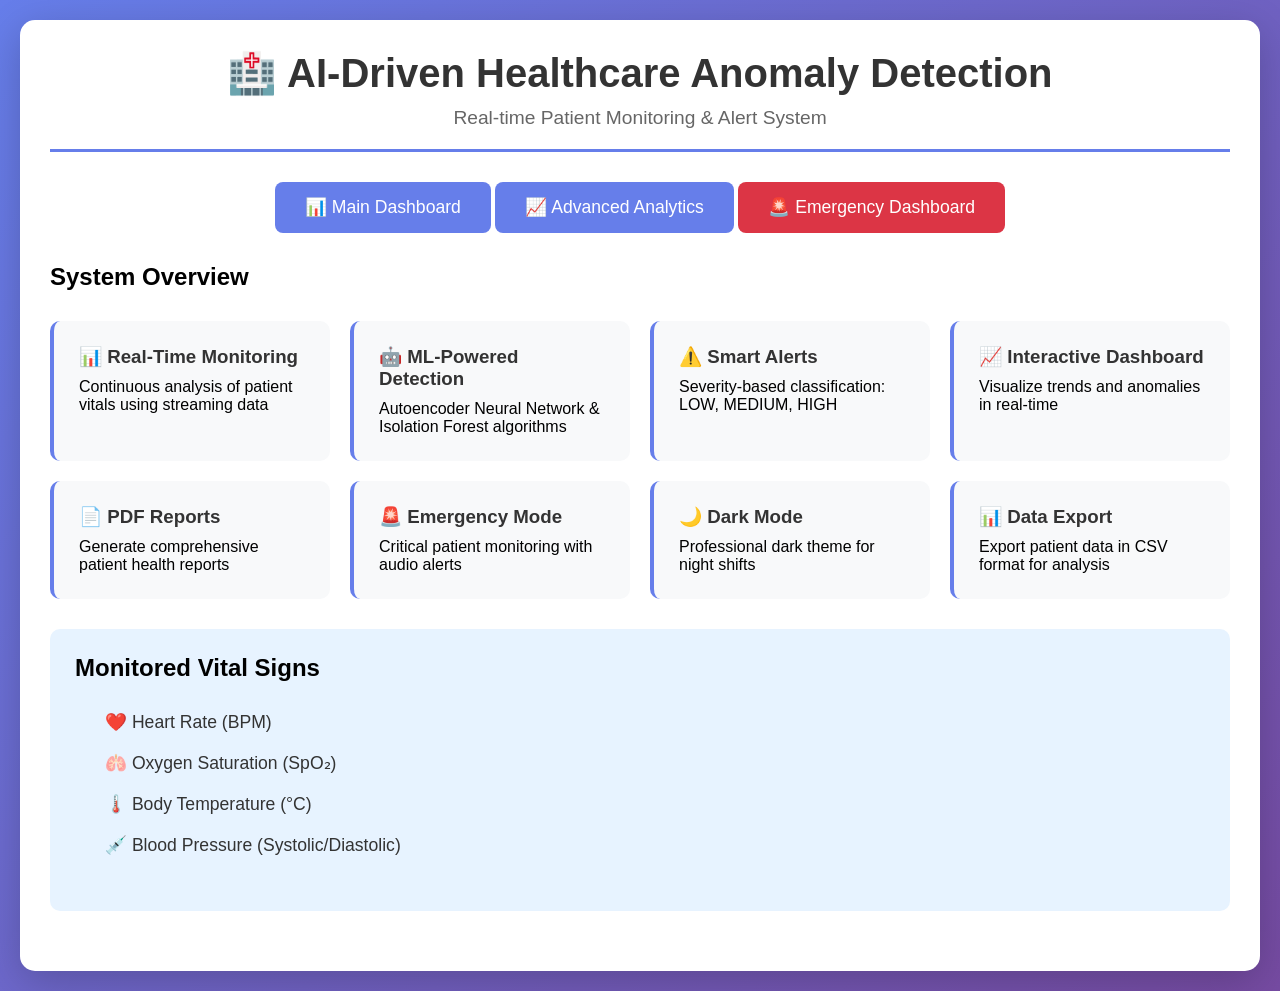
<file: frontend/index.html>
<!DOCTYPE html>
<html lang="en">
<head>
    <meta charset="UTF-8">
    <meta name="viewport" content="width=device-width, initial-scale=1.0">
    <title>Healthcare Anomaly Detection System</title>
    <link rel="stylesheet" href="css/style.css">
</head>
<body>
    <div class="container">
        <header>
            <h1>🏥 AI-Driven Healthcare Anomaly Detection</h1>
            <p>Real-time Patient Monitoring & Alert System</p>
        </header>
        
        <nav>
            <a href="dashboard.html" class="btn-primary">📊 Main Dashboard</a>
            <a href="analytics.html" class="btn-primary">📈 Advanced Analytics</a>
            <a href="emergency.html" class="btn-primary" style="background: #dc3545;">🚨 Emergency Dashboard</a>
        </nav>
        
        <section class="hero">
            <h2>System Overview</h2>
            <div class="features">
                <div class="feature-card">
                    <h3>📊 Real-Time Monitoring</h3>
                    <p>Continuous analysis of patient vitals using streaming data</p>
                </div>
                <div class="feature-card">
                    <h3>🤖 ML-Powered Detection</h3>
                    <p>Autoencoder Neural Network & Isolation Forest algorithms</p>
                </div>
                <div class="feature-card">
                    <h3>⚠️ Smart Alerts</h3>
                    <p>Severity-based classification: LOW, MEDIUM, HIGH</p>
                </div>
                <div class="feature-card">
                    <h3>📈 Interactive Dashboard</h3>
                    <p>Visualize trends and anomalies in real-time</p>
                </div>
                <div class="feature-card">
                    <h3>📄 PDF Reports</h3>
                    <p>Generate comprehensive patient health reports</p>
                </div>
                <div class="feature-card">
                    <h3>🚨 Emergency Mode</h3>
                    <p>Critical patient monitoring with audio alerts</p>
                </div>
                <div class="feature-card">
                    <h3>🌙 Dark Mode</h3>
                    <p>Professional dark theme for night shifts</p>
                </div>
                <div class="feature-card">
                    <h3>📊 Data Export</h3>
                    <p>Export patient data in CSV format for analysis</p>
                </div>
            </div>
        </section>
        
        <section class="info">
            <h2>Monitored Vital Signs</h2>
            <ul>
                <li>❤️ Heart Rate (BPM)</li>
                <li>🫁 Oxygen Saturation (SpO₂)</li>
                <li>🌡️ Body Temperature (°C)</li>
                <li>💉 Blood Pressure (Systolic/Diastolic)</li>
            </ul>
        </section>
    </div>
</body>
</html>
</file>
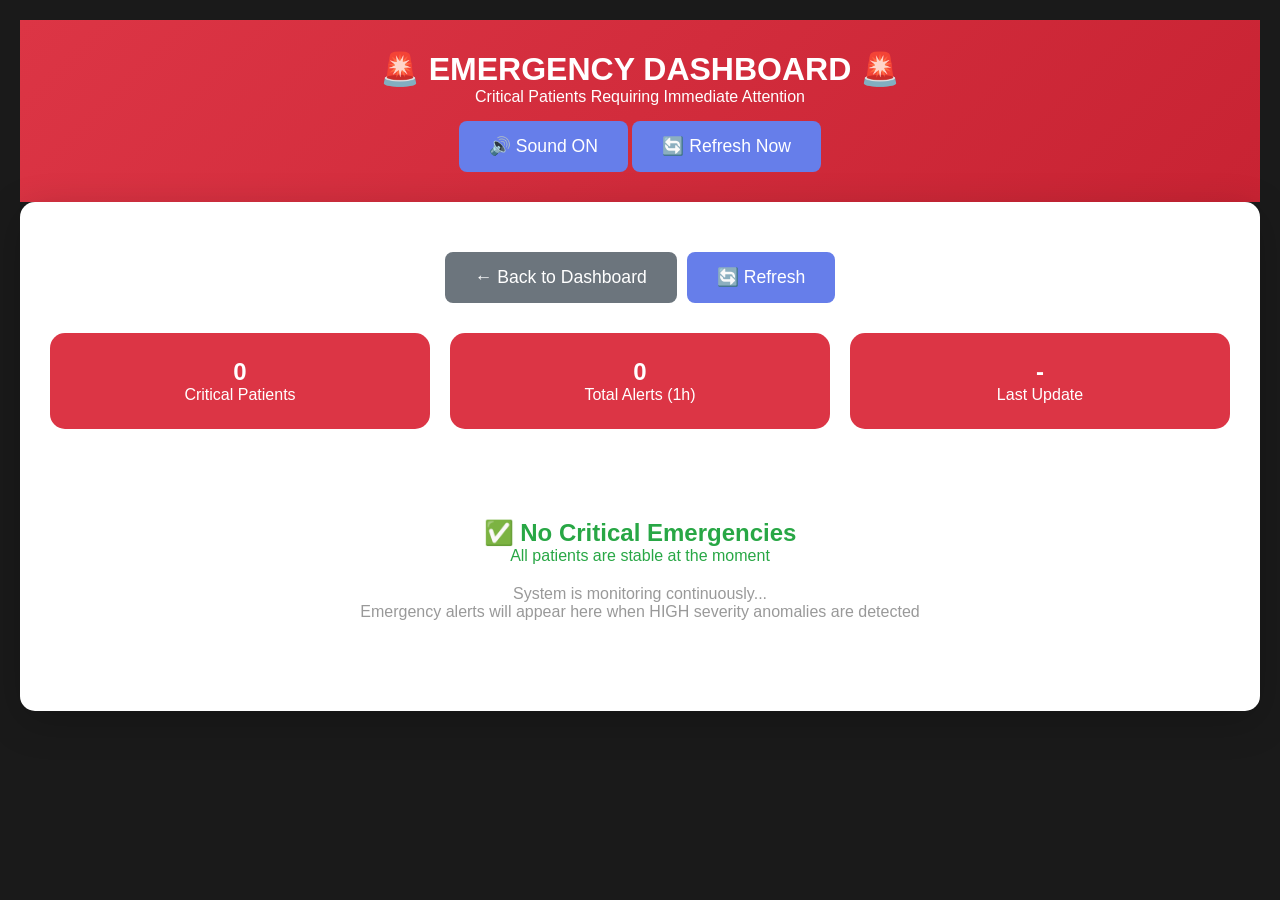
<file: frontend/emergency.html>
<!DOCTYPE html>
<html lang="en">
<head>
    <meta charset="UTF-8">
    <meta name="viewport" content="width=device-width, initial-scale=1.0">
    <title>🚨 Emergency Dashboard</title>
    <link rel="stylesheet" href="css/style.css">
    <style>
        body {
            background: #1a1a1a;
            color: white;
        }
        .emergency-header {
            background: linear-gradient(135deg, #dc3545 0%, #c82333 100%);
            padding: 30px;
            text-align: center;
            animation: pulse 2s infinite;
        }
        @keyframes pulse {
            0%, 100% { opacity: 1; }
            50% { opacity: 0.8; }
        }
        .critical-patient-card {
            background: #2d2d2d;
            border-left: 5px solid #dc3545;
            padding: 20px;
            margin: 15px 0;
            border-radius: 10px;
            animation: slideIn 0.5s;
        }
        @keyframes slideIn {
            from { transform: translateX(-100%); opacity: 0; }
            to { transform: translateX(0); opacity: 1; }
        }
        .alert-count {
            background: #dc3545;
            color: white;
            padding: 5px 15px;
            border-radius: 20px;
            font-weight: bold;
        }
        .emergency-stats {
            display: grid;
            grid-template-columns: repeat(auto-fit, minmax(200px, 1fr));
            gap: 20px;
            margin: 30px 0;
        }
        .emergency-stat-card {
            background: #dc3545;
            padding: 25px;
            border-radius: 15px;
            text-align: center;
        }
    </style>
</head>
<body>
    <div class="emergency-header">
        <h1>🚨 EMERGENCY DASHBOARD 🚨</h1>
        <p>Critical Patients Requiring Immediate Attention</p>
        <div style="margin-top: 15px;">
            <button onclick="toggleSound()" id="soundBtn" class="btn-primary">🔊 Sound ON</button>
            <button onclick="location.reload()" class="btn-primary">🔄 Refresh Now</button>
        </div>
    </div>
    
    <div class="container">
        <div class="header-actions" style="justify-content: center; margin: 20px 0;">
            <a href="dashboard.html" class="btn-secondary">← Back to Dashboard</a>
            <button onclick="location.reload()" class="btn-primary">🔄 Refresh</button>
        </div>
        
        <div class="emergency-stats">
            <div class="emergency-stat-card">
                <h2 id="criticalCount">0</h2>
                <p>Critical Patients</p>
            </div>
            <div class="emergency-stat-card">
                <h2 id="totalAlerts">0</h2>
                <p>Total Alerts (1h)</p>
            </div>
            <div class="emergency-stat-card">
                <h2 id="lastUpdate">-</h2>
                <p>Last Update</p>
            </div>
        </div>
        
        <div id="criticalPatientsList"></div>
        
        <div id="noEmergency" class="hidden" style="text-align: center; padding: 60px; color: #28a745;">
            <h2>✅ No Critical Emergencies</h2>
            <p>All patients are stable at the moment</p>
            <p style="color: #999; margin-top: 20px;">System is monitoring continuously...</p>
            <p style="color: #999;">Emergency alerts will appear here when HIGH severity anomalies are detected</p>
        </div>
    </div>
    
    <audio id="alertSound" loop>
        <source src="[data-uri]" type="audio/wav">
    </audio>
    
    <script>
        const API_BASE = 'https://healthcare-anomaly-detection-5.onrender.com/api';
        let soundEnabled = false;
        let alertSound = document.getElementById('alertSound');
        
        function toggleSound() {
            soundEnabled = !soundEnabled;
            const btn = document.getElementById('soundBtn');
            if (soundEnabled) {
                btn.textContent = '🔊 Sound ON';
                alertSound.play();
            } else {
                btn.textContent = '🔇 Sound OFF';
                alertSound.pause();
            }
        }
        
        async function loadEmergencyDashboard() {
            try {
                const response = await fetch(`${API_BASE}/emergency/dashboard`);
                const data = await response.json();
                
                document.getElementById('criticalCount').textContent = data.total_critical;
                document.getElementById('totalAlerts').textContent = 
                    data.critical_patients.reduce((sum, p) => sum + p.alerts.length, 0);
                document.getElementById('lastUpdate').textContent = 
                    new Date(data.timestamp).toLocaleTimeString();
                
                const list = document.getElementById('criticalPatientsList');
                const noEmergency = document.getElementById('noEmergency');
                
                if (data.critical_patients.length === 0) {
                    list.innerHTML = '';
                    noEmergency.classList.remove('hidden');
                    if (soundEnabled) {
                        alertSound.pause();
                    }
                } else {
                    noEmergency.classList.add('hidden');
                    list.innerHTML = data.critical_patients.map(patient => `
                        <div class="critical-patient-card">
                            <div style="display: flex; justify-content: space-between; align-items: center;">
                                <div>
                                    <h2 style="margin: 0; color: #dc3545;">
                                        🚨 ${patient.patient_name} (${patient.patient_id})
                                    </h2>
                                    <p style="margin: 5px 0;">
                                        Age: ${patient.age} | Risk: ${patient.risk_level}
                                    </p>
                                    <p style="margin: 5px 0; color: #ffc107;">
                                        Conditions: ${patient.conditions.join(', ')}
                                    </p>
                                </div>
                                <span class="alert-count">${patient.alerts.length} Alerts</span>
                            </div>
                            <div style="margin-top: 15px;">
                                <strong>Latest Alert:</strong> ${new Date(patient.latest_alert).toLocaleString()}
                            </div>
                            <div style="margin-top: 10px; max-height: 200px; overflow-y: auto;">
                                ${patient.alerts.slice(0, 3).map(alert => `
                                    <div style="background: #1a1a1a; padding: 10px; margin: 5px 0; border-radius: 5px;">
                                        <div style="color: #dc3545; font-weight: bold;">
                                            ${new Date(alert.timestamp).toLocaleTimeString()}
                                        </div>
                                        <div style="display: grid; grid-template-columns: repeat(4, 1fr); gap: 10px; margin-top: 5px;">
                                            <div>HR: ${alert.heart_rate}</div>
                                            <div>SpO₂: ${alert.spo2}%</div>
                                            <div>Temp: ${alert.temperature}°C</div>
                                            <div>BP: ${alert.blood_pressure_systolic}/${alert.blood_pressure_diastolic}</div>
                                        </div>
                                    </div>
                                `).join('')}
                            </div>
                        </div>
                    `).join('');
                }
            } catch (error) {
                console.error('Error loading emergency dashboard:', error);
            }
        }
        
        // Load on start
        loadEmergencyDashboard();
        
        // Auto-refresh every 5 seconds
        setInterval(loadEmergencyDashboard, 5000);
    </script>
</body>
</html>
</file>
<file: frontend/css/style.css>
* {
    margin: 0;
    padding: 0;
    box-sizing: border-box;
}

body {
    font-family: 'Segoe UI', Tahoma, Geneva, Verdana, sans-serif;
    background: linear-gradient(135deg, #667eea 0%, #764ba2 100%);
    min-height: 100vh;
    padding: 20px;
}

.container {
    max-width: 1400px;
    margin: 0 auto;
    background: white;
    border-radius: 15px;
    padding: 30px;
    box-shadow: 0 10px 40px rgba(0,0,0,0.2);
}

header {
    text-align: center;
    margin-bottom: 30px;
    padding-bottom: 20px;
    border-bottom: 3px solid #667eea;
}

header h1 {
    color: #333;
    font-size: 2.5em;
    margin-bottom: 10px;
}

header p {
    color: #666;
    font-size: 1.2em;
}

nav {
    text-align: center;
    margin: 30px 0;
}

.btn-primary, .btn-secondary {
    padding: 15px 30px;
    font-size: 1.1em;
    border: none;
    border-radius: 8px;
    cursor: pointer;
    text-decoration: none;
    display: inline-block;
    transition: all 0.3s;
}

.btn-primary {
    background: #667eea;
    color: white;
}

.btn-primary:hover {
    background: #5568d3;
    transform: translateY(-2px);
}

.btn-secondary {
    background: #6c757d;
    color: white;
}

.features {
    display: grid;
    grid-template-columns: repeat(auto-fit, minmax(250px, 1fr));
    gap: 20px;
    margin: 30px 0;
}

.feature-card {
    background: #f8f9fa;
    padding: 25px;
    border-radius: 10px;
    border-left: 4px solid #667eea;
}

.feature-card h3 {
    color: #333;
    margin-bottom: 10px;
}

.stats-grid {
    display: grid;
    grid-template-columns: repeat(auto-fit, minmax(200px, 1fr));
    gap: 20px;
    margin: 30px 0;
}

.stat-card {
    background: linear-gradient(135deg, #667eea 0%, #764ba2 100%);
    color: white;
    padding: 25px;
    border-radius: 10px;
    text-align: center;
}

.stat-card.alert-high {
    background: linear-gradient(135deg, #f093fb 0%, #f5576c 100%);
}

.stat-value {
    font-size: 2.5em;
    font-weight: bold;
    margin-top: 10px;
}

.controls {
    display: flex;
    gap: 15px;
    align-items: center;
    margin: 20px 0;
    padding: 20px;
    background: #f8f9fa;
    border-radius: 8px;
}

.controls select {
    padding: 10px;
    border: 2px solid #ddd;
    border-radius: 5px;
    font-size: 1em;
}

.chart-container {
    margin: 30px 0;
    padding: 20px;
    background: #f8f9fa;
    border-radius: 10px;
}

.table-container {
    margin: 30px 0;
    overflow-x: auto;
}

table {
    width: 100%;
    border-collapse: collapse;
    background: white;
}

thead {
    background: #667eea;
    color: white;
}

th, td {
    padding: 12px;
    text-align: left;
    border-bottom: 1px solid #ddd;
}

tr:hover {
    background: #f8f9fa;
}

.severity-HIGH {
    color: #dc3545;
    font-weight: bold;
}

.severity-MEDIUM {
    color: #ffc107;
    font-weight: bold;
}

.severity-LOW {
    color: #28a745;
    font-weight: bold;
}

.info {
    margin: 30px 0;
    padding: 25px;
    background: #e7f3ff;
    border-radius: 10px;
}

.info ul {
    list-style: none;
    padding: 20px;
}

.info li {
    padding: 10px;
    font-size: 1.1em;
    color: #333;
}


/* Header Actions */
.header-actions {
    display: flex;
    gap: 10px;
    align-items: center;
    margin-top: 15px;
    flex-wrap: wrap;
    justify-content: center;
}

.btn-notification {
    position: relative;
    padding: 12px 20px;
    background: #667eea;
    color: white;
    border: none;
    border-radius: 8px;
    cursor: pointer;
    font-size: 1em;
    transition: all 0.3s;
}

.btn-notification:hover {
    background: #5568d3;
    transform: translateY(-2px);
}

.badge {
    position: absolute;
    top: -5px;
    right: -5px;
    background: #dc3545;
    color: white;
    border-radius: 50%;
    padding: 4px 8px;
    font-size: 0.75em;
    font-weight: bold;
    min-width: 20px;
    text-align: center;
}

/* Notification Panel */
.notification-panel {
    position: fixed;
    top: 0;
    right: 0;
    width: 400px;
    height: 100vh;
    background: white;
    box-shadow: -5px 0 20px rgba(0,0,0,0.3);
    z-index: 1000;
    overflow-y: auto;
    transition: transform 0.3s;
}

.notification-panel.hidden {
    transform: translateX(100%);
}

.panel-header {
    display: flex;
    justify-content: space-between;
    align-items: center;
    padding: 20px;
    background: #667eea;
    color: white;
    position: sticky;
    top: 0;
    z-index: 10;
}

.panel-header h3 {
    margin: 0;
}

.btn-small {
    padding: 6px 12px;
    background: white;
    color: #667eea;
    border: none;
    border-radius: 5px;
    cursor: pointer;
    font-size: 0.85em;
}

.btn-close {
    background: transparent;
    color: white;
    border: none;
    font-size: 1.5em;
    cursor: pointer;
    padding: 0;
    width: 30px;
    height: 30px;
}

.notification-list {
    padding: 10px;
}

.no-notifications {
    text-align: center;
    color: #999;
    padding: 40px 20px;
}

.notification-item {
    padding: 15px;
    margin-bottom: 10px;
    border-radius: 8px;
    border-left: 4px solid;
    cursor: pointer;
    transition: all 0.2s;
}

.notification-item:hover {
    transform: translateX(-5px);
    box-shadow: 0 2px 8px rgba(0,0,0,0.1);
}

.notification-item.unread {
    background: #fff3cd;
}

.notification-item.read {
    background: #f8f9fa;
    opacity: 0.7;
}

.notification-item.notif-high {
    border-left-color: #dc3545;
}

.notification-item.notif-medium {
    border-left-color: #ffc107;
}

.notification-item.notif-low {
    border-left-color: #28a745;
}

.notif-header {
    display: flex;
    justify-content: space-between;
    margin-bottom: 8px;
}

.notif-severity {
    font-weight: bold;
    padding: 2px 8px;
    border-radius: 4px;
    font-size: 0.85em;
}

.notif-high .notif-severity {
    background: #dc3545;
    color: white;
}

.notif-medium .notif-severity {
    background: #ffc107;
    color: #333;
}

.notif-low .notif-severity {
    background: #28a745;
    color: white;
}

.notif-time {
    font-size: 0.85em;
    color: #666;
}

.notif-message {
    margin: 8px 0;
    color: #333;
    font-size: 0.95em;
}

.notif-vitals {
    font-size: 0.85em;
    color: #666;
    margin-top: 8px;
    padding-top: 8px;
    border-top: 1px solid #ddd;
}

/* Modal */
.modal {
    position: fixed;
    top: 0;
    left: 0;
    width: 100%;
    height: 100%;
    background: rgba(0,0,0,0.7);
    display: flex;
    justify-content: center;
    align-items: center;
    z-index: 2000;
}

.modal.hidden {
    display: none;
}

.modal-content {
    background: white;
    border-radius: 15px;
    padding: 30px;
    max-width: 600px;
    width: 90%;
    max-height: 90vh;
    overflow-y: auto;
}

.modal-header {
    display: flex;
    justify-content: space-between;
    align-items: center;
    margin-bottom: 25px;
    padding-bottom: 15px;
    border-bottom: 2px solid #667eea;
}

.modal-header h2 {
    margin: 0;
    color: #333;
}

.modal-header .btn-close {
    color: #333;
}

/* Form Styles */
.form-group {
    margin-bottom: 20px;
}

.form-group label {
    display: block;
    margin-bottom: 8px;
    color: #333;
    font-weight: 500;
}

.form-group input {
    width: 100%;
    padding: 12px;
    border: 2px solid #ddd;
    border-radius: 8px;
    font-size: 1em;
    transition: border-color 0.3s;
}

.form-group input:focus {
    outline: none;
    border-color: #667eea;
}

.form-row {
    display: grid;
    grid-template-columns: 1fr 1fr;
    gap: 15px;
}

.form-actions {
    display: flex;
    gap: 10px;
    margin-top: 25px;
}

.form-actions button {
    flex: 1;
}

.form-result {
    margin-top: 20px;
    padding: 20px;
    border-radius: 8px;
    border-left: 4px solid;
}

.form-result.alert-high {
    background: #f8d7da;
    border-left-color: #dc3545;
    color: #721c24;
}

.form-result.alert-medium {
    background: #fff3cd;
    border-left-color: #ffc107;
    color: #856404;
}

.form-result.alert-low {
    background: #d4edda;
    border-left-color: #28a745;
    color: #155724;
}

.form-result h3 {
    margin-top: 0;
}

.form-result p {
    margin: 8px 0;
}

/* Responsive Design */
@media (max-width: 768px) {
    .notification-panel {
        width: 100%;
    }
    
    .modal-content {
        width: 95%;
        padding: 20px;
    }
    
    .form-row {
        grid-template-columns: 1fr;
    }
    
    .header-actions {
        flex-direction: column;
        width: 100%;
    }
    
    .header-actions button,
    .header-actions a {
        width: 100%;
    }
}


/* Patient Info in Notifications */
.notif-patient-info {
    margin: 8px 0;
    padding: 8px;
    background: rgba(255,255,255,0.5);
    border-radius: 5px;
    font-size: 0.95em;
}

.risk-badge {
    display: inline-block;
    padding: 2px 8px;
    border-radius: 12px;
    font-size: 0.75em;
    font-weight: bold;
    margin-left: 8px;
}

.risk-HIGH {
    background: #dc3545;
    color: white;
}

.risk-MEDIUM {
    background: #ffc107;
    color: #333;
}

.risk-LOW {
    background: #28a745;
    color: white;
}

.notif-conditions {
    font-size: 0.85em;
    color: #555;
    margin: 8px 0;
    padding: 6px;
    background: rgba(255,255,255,0.3);
    border-radius: 4px;
}

.notif-recommendations {
    margin-top: 10px;
    padding: 10px;
    background: rgba(255,255,255,0.6);
    border-radius: 5px;
    border-left: 3px solid #667eea;
}

.notif-recommendations strong {
    color: #667eea;
    display: block;
    margin-bottom: 5px;
}

.notif-recommendations ul {
    margin: 5px 0 0 20px;
    padding: 0;
}

.notif-recommendations li {
    margin: 4px 0;
    font-size: 0.9em;
    color: #333;
}

/* Enhanced notification panel */
.notification-panel {
    width: 450px;
}

@media (max-width: 768px) {
    .notification-panel {
        width: 100%;
    }
}


/* Analytics Page Styles */
.analytics-section {
    margin: 40px 0;
    padding: 30px;
    background: #f8f9fa;
    border-radius: 15px;
}

.analytics-section h2 {
    color: #333;
    margin-bottom: 20px;
    padding-bottom: 10px;
    border-bottom: 3px solid #667eea;
}

.patient-header {
    display: flex;
    justify-content: space-between;
    align-items: center;
    margin: 20px 0;
    padding: 20px;
    background: white;
    border-radius: 10px;
    box-shadow: 0 2px 8px rgba(0,0,0,0.1);
}

.patient-header h3 {
    margin: 0;
    color: #333;
}

.vitals-stats {
    margin: 30px 0;
    padding: 20px;
    background: white;
    border-radius: 10px;
}

.stats-table {
    width: 100%;
    margin-top: 15px;
}

.stats-table th {
    background: #667eea;
    color: white;
    padding: 12px;
    text-align: left;
}

.stats-table td {
    padding: 10px 12px;
}

.trend-up {
    color: #dc3545;
    font-weight: bold;
}

.trend-down {
    color: #28a745;
    font-weight: bold;
}

.trend-stable {
    color: #6c757d;
}

.recommendations-box {
    margin: 30px 0;
    padding: 20px;
    background: #e7f3ff;
    border-left: 5px solid #667eea;
    border-radius: 10px;
}

.recommendations-box h4 {
    color: #667eea;
    margin-top: 0;
}

.recommendations-box ul {
    margin: 15px 0;
    padding-left: 25px;
}

.recommendations-box li {
    margin: 10px 0;
    color: #333;
    line-height: 1.6;
}

/* Doctor Notes */
.notes-form {
    margin: 20px 0;
    padding: 25px;
    background: white;
    border-radius: 10px;
    box-shadow: 0 2px 8px rgba(0,0,0,0.1);
}

.notes-form textarea {
    width: 100%;
    padding: 12px;
    border: 2px solid #ddd;
    border-radius: 8px;
    font-family: inherit;
    font-size: 1em;
    resize: vertical;
}

.notes-list {
    margin-top: 20px;
}

.note-item {
    margin: 15px 0;
    padding: 20px;
    background: white;
    border-radius: 10px;
    border-left: 5px solid;
    box-shadow: 0 2px 8px rgba(0,0,0,0.1);
}

.note-item.note-observation {
    border-left-color: #667eea;
}

.note-item.note-diagnosis {
    border-left-color: #dc3545;
}

.note-item.note-treatment {
    border-left-color: #28a745;
}

.note-item.note-follow_up {
    border-left-color: #ffc107;
}

.note-header {
    display: flex;
    gap: 15px;
    margin-bottom: 10px;
    flex-wrap: wrap;
}

.note-type {
    background: #667eea;
    color: white;
    padding: 4px 12px;
    border-radius: 15px;
    font-size: 0.85em;
    font-weight: bold;
}

.note-patient {
    background: #f8f9fa;
    padding: 4px 12px;
    border-radius: 15px;
    font-size: 0.85em;
    font-weight: bold;
    color: #333;
}

.note-time {
    color: #666;
    font-size: 0.85em;
}

.note-doctor {
    margin: 8px 0;
    color: #667eea;
    font-weight: 500;
}

.note-text {
    margin-top: 12px;
    color: #333;
    line-height: 1.6;
    padding: 12px;
    background: #f8f9fa;
    border-radius: 8px;
}

.no-notes {
    text-align: center;
    color: #999;
    padding: 40px;
}

/* Alert Medium */
.stat-card.alert-medium {
    background: linear-gradient(135deg, #ffc107 0%, #ff9800 100%);
    color: white;
}


/* Dark Mode Styles */
body.dark-mode {
    background: linear-gradient(135deg, #1a1a2e 0%, #16213e 100%);
    color: #e0e0e0;
}

body.dark-mode .container {
    background: #0f3460;
    color: #e0e0e0;
}

body.dark-mode header {
    border-bottom-color: #e94560;
}

body.dark-mode .stat-card {
    background: linear-gradient(135deg, #e94560 0%, #c23b55 100%);
}

body.dark-mode .feature-card,
body.dark-mode .controls,
body.dark-mode .chart-container,
body.dark-mode .table-container {
    background: #16213e;
    color: #e0e0e0;
}

body.dark-mode table {
    background: #0f3460;
    color: #e0e0e0;
}

body.dark-mode thead {
    background: #e94560;
}

body.dark-mode tr:hover {
    background: #1a1a2e;
}

body.dark-mode .modal-content {
    background: #16213e;
    color: #e0e0e0;
}

body.dark-mode .form-group input,
body.dark-mode .form-group select,
body.dark-mode .form-group textarea {
    background: #0f3460;
    color: #e0e0e0;
    border-color: #e94560;
}

body.dark-mode .notification-panel {
    background: #16213e;
}

body.dark-mode .notification-item {
    background: #0f3460;
}

body.dark-mode .analytics-section {
    background: #16213e;
}

body.dark-mode .vitals-stats,
body.dark-mode .patient-header,
body.dark-mode .notes-form,
body.dark-mode .note-item {
    background: #0f3460;
    color: #e0e0e0;
}

body.dark-mode .recommendations-box {
    background: #1a1a2e;
    border-left-color: #e94560;
}

body.dark-mode .note-text {
    background: #1a1a2e;
}

/* Smooth transitions */
body, .container, .stat-card, .feature-card, .controls, 
.chart-container, .table-container, table, .modal-content,
.notification-panel, .analytics-section {
    transition: background 0.3s, color 0.3s;
}
</file>
